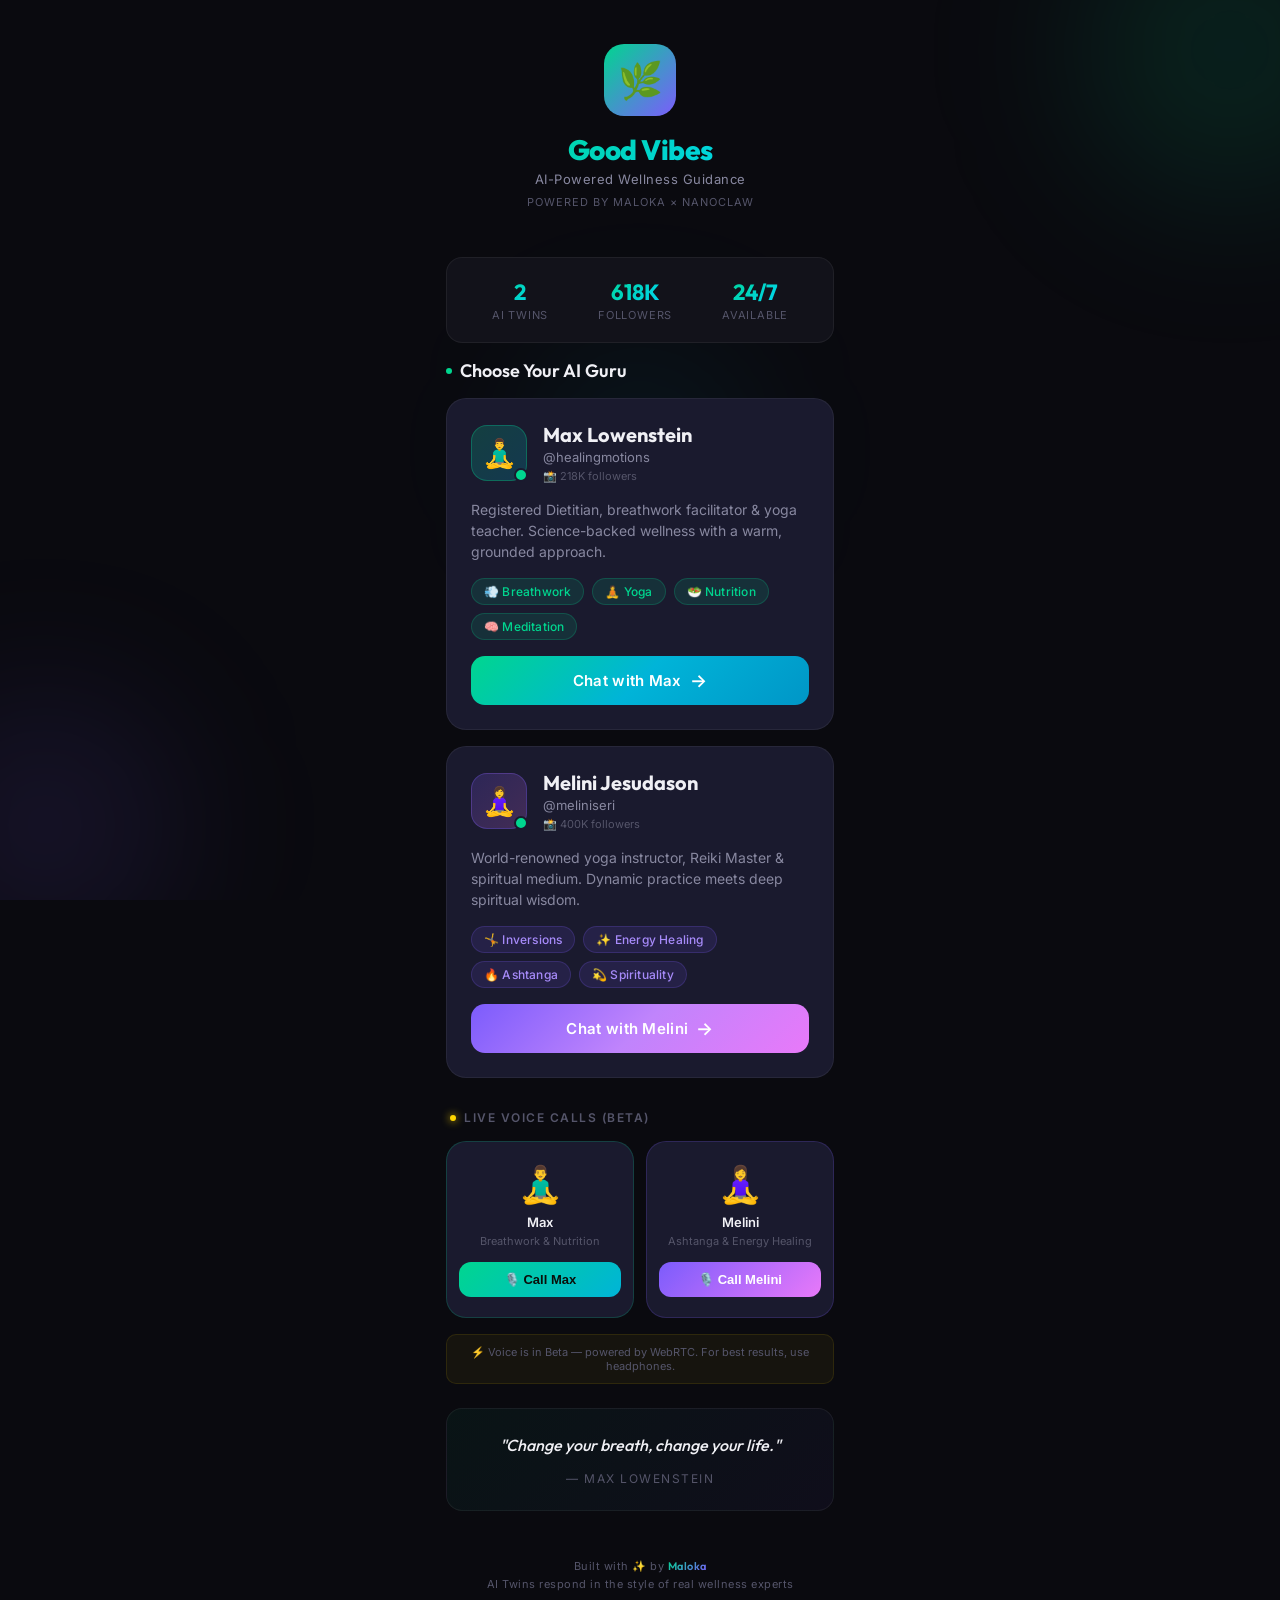
<file: webapp/index.html>
<!DOCTYPE html>
<html lang="en">

<head>
  <meta charset="UTF-8">
  <meta name="viewport" content="width=device-width, initial-scale=1.0, maximum-scale=1.0, user-scalable=no">
  <title>Good Vibes — AI Twins</title>
  <script src="https://telegram.org/js/telegram-web-app.js"></script>
  <link rel="preconnect" href="https://fonts.googleapis.com">
  <link rel="preconnect" href="https://fonts.gstatic.com" crossorigin>
  <link
    href="https://fonts.googleapis.com/css2?family=Inter:wght@300;400;500;600;700;800&family=Outfit:wght@300;400;500;600;700;800&display=swap"
    rel="stylesheet">
  <style>
    :root {
      --bg-primary: #0a0a0f;
      --bg-secondary: #12121a;
      --bg-card: #1a1a2e;
      --bg-card-hover: #22223a;
      --accent-green: #00d68f;
      --accent-green-glow: rgba(0, 214, 143, 0.3);
      --accent-purple: #7c5cfc;
      --accent-purple-glow: rgba(124, 92, 252, 0.3);
      --accent-gold: #ffd700;
      --accent-cyan: #00d4ff;
      --text-primary: #f0f0f5;
      --text-secondary: #8888a0;
      --text-muted: #55556a;
      --gradient-max: linear-gradient(135deg, #00d68f 0%, #00b4d8 50%, #0096c7 100%);
      --gradient-melini: linear-gradient(135deg, #7c5cfc 0%, #c084fc 50%, #e879f9 100%);
      --gradient-hero: linear-gradient(180deg, rgba(0, 214, 143, 0.08) 0%, rgba(124, 92, 252, 0.08) 50%, transparent 100%);
      --border-subtle: rgba(255, 255, 255, 0.06);
      --border-glow: rgba(255, 255, 255, 0.12);
    }

    * {
      margin: 0;
      padding: 0;
      box-sizing: border-box;
    }

    body {
      font-family: 'Inter', -apple-system, BlinkMacSystemFont, sans-serif;
      background: var(--bg-primary);
      color: var(--text-primary);
      min-height: 100vh;
      overflow-x: hidden;
      -webkit-font-smoothing: antialiased;
    }

    /* ===== ANIMATED BACKGROUND ===== */
    .bg-orbs {
      position: fixed;
      top: 0;
      left: 0;
      width: 100%;
      height: 100%;
      pointer-events: none;
      z-index: 0;
      overflow: hidden;
    }

    .orb {
      position: absolute;
      border-radius: 50%;
      filter: blur(80px);
      animation: float 8s ease-in-out infinite;
    }

    .orb-1 {
      width: 300px;
      height: 300px;
      background: rgba(0, 214, 143, 0.12);
      top: -100px;
      right: -100px;
      animation-delay: 0s;
    }

    .orb-2 {
      width: 250px;
      height: 250px;
      background: rgba(124, 92, 252, 0.12);
      bottom: -50px;
      left: -80px;
      animation-delay: -4s;
    }

    .orb-3 {
      width: 200px;
      height: 200px;
      background: rgba(0, 212, 255, 0.08);
      top: 50%;
      left: 50%;
      transform: translate(-50%, -50%);
      animation-delay: -2s;
    }

    @keyframes float {

      0%,
      100% {
        transform: translateY(0) scale(1);
      }

      50% {
        transform: translateY(-30px) scale(1.05);
      }
    }

    /* ===== MAIN CONTAINER ===== */
    .container {
      position: relative;
      z-index: 1;
      max-width: 420px;
      margin: 0 auto;
      padding: 20px 16px 100px;
    }

    /* ===== HEADER ===== */
    .header {
      text-align: center;
      padding: 24px 0 32px;
    }

    .logo-container {
      display: inline-flex;
      align-items: center;
      justify-content: center;
      width: 72px;
      height: 72px;
      border-radius: 20px;
      background: linear-gradient(135deg, var(--accent-green), var(--accent-purple));
      margin-bottom: 16px;
      position: relative;
      animation: pulse-glow 3s ease-in-out infinite;
    }

    @keyframes pulse-glow {

      0%,
      100% {
        box-shadow: 0 0 20px var(--accent-green-glow), 0 0 40px rgba(124, 92, 252, 0.15);
      }

      50% {
        box-shadow: 0 0 30px var(--accent-green-glow), 0 0 60px rgba(124, 92, 252, 0.25);
      }
    }

    .logo-icon {
      font-size: 36px;
    }

    .brand-name {
      font-family: 'Outfit', sans-serif;
      font-size: 28px;
      font-weight: 800;
      background: linear-gradient(135deg, var(--accent-green), var(--accent-cyan));
      -webkit-background-clip: text;
      -webkit-text-fill-color: transparent;
      background-clip: text;
      letter-spacing: -0.5px;
    }

    .brand-sub {
      font-size: 13px;
      color: var(--text-secondary);
      margin-top: 4px;
      font-weight: 400;
      letter-spacing: 0.5px;
    }

    .powered-by {
      font-size: 11px;
      color: var(--text-muted);
      margin-top: 8px;
      letter-spacing: 1px;
      text-transform: uppercase;
    }

    /* ===== SECTION TITLE ===== */
    .section-title {
      font-family: 'Outfit', sans-serif;
      font-size: 18px;
      font-weight: 600;
      color: var(--text-primary);
      margin-bottom: 16px;
      display: flex;
      align-items: center;
      gap: 8px;
    }

    .section-title .dot {
      width: 6px;
      height: 6px;
      border-radius: 50%;
      background: var(--accent-green);
      animation: pulse-dot 2s ease-in-out infinite;
    }

    @keyframes pulse-dot {

      0%,
      100% {
        opacity: 1;
      }

      50% {
        opacity: 0.4;
      }
    }

    /* ===== TWIN CARDS ===== */
    .twin-card {
      position: relative;
      background: var(--bg-card);
      border: 1px solid var(--border-subtle);
      border-radius: 20px;
      padding: 24px;
      margin-bottom: 16px;
      cursor: pointer;
      transition: all 0.4s cubic-bezier(0.25, 0.46, 0.45, 0.94);
      overflow: hidden;
    }

    .twin-card::before {
      content: '';
      position: absolute;
      top: 0;
      left: 0;
      right: 0;
      height: 3px;
      border-radius: 20px 20px 0 0;
      opacity: 0;
      transition: opacity 0.4s ease;
    }

    .twin-card:hover {
      transform: translateY(-4px);
      border-color: var(--border-glow);
    }

    .twin-card:hover::before {
      opacity: 1;
    }

    .twin-card:active {
      transform: translateY(-2px) scale(0.98);
    }

    .twin-card.max::before {
      background: var(--gradient-max);
    }

    .twin-card.max:hover {
      box-shadow: 0 8px 32px rgba(0, 214, 143, 0.15), 0 0 0 1px rgba(0, 214, 143, 0.1);
    }

    .twin-card.melini::before {
      background: var(--gradient-melini);
    }

    .twin-card.melini:hover {
      box-shadow: 0 8px 32px rgba(124, 92, 252, 0.15), 0 0 0 1px rgba(124, 92, 252, 0.1);
    }

    .twin-header {
      display: flex;
      align-items: center;
      gap: 16px;
      margin-bottom: 16px;
    }

    .twin-avatar {
      width: 56px;
      height: 56px;
      border-radius: 16px;
      display: flex;
      align-items: center;
      justify-content: center;
      font-size: 28px;
      flex-shrink: 0;
      position: relative;
    }

    .twin-avatar.max {
      background: linear-gradient(135deg, rgba(0, 214, 143, 0.2), rgba(0, 180, 216, 0.2));
      border: 1px solid rgba(0, 214, 143, 0.3);
    }

    .twin-avatar.melini {
      background: linear-gradient(135deg, rgba(124, 92, 252, 0.2), rgba(232, 121, 249, 0.2));
      border: 1px solid rgba(124, 92, 252, 0.3);
    }

    .twin-online {
      position: absolute;
      bottom: -2px;
      right: -2px;
      width: 14px;
      height: 14px;
      border-radius: 50%;
      background: var(--accent-green);
      border: 2px solid var(--bg-card);
      animation: pulse-dot 2s ease-in-out infinite;
    }

    .twin-info {
      flex: 1;
    }

    .twin-name {
      font-family: 'Outfit', sans-serif;
      font-size: 20px;
      font-weight: 700;
      color: var(--text-primary);
      line-height: 1.2;
    }

    .twin-handle {
      font-size: 13px;
      color: var(--text-secondary);
      margin-top: 2px;
    }

    .twin-followers {
      font-size: 11px;
      color: var(--text-muted);
      margin-top: 4px;
      display: flex;
      align-items: center;
      gap: 4px;
    }

    .twin-desc {
      font-size: 14px;
      color: var(--text-secondary);
      line-height: 1.5;
      margin-bottom: 16px;
    }

    .twin-tags {
      display: flex;
      flex-wrap: wrap;
      gap: 8px;
      margin-bottom: 16px;
    }

    .tag {
      font-size: 12px;
      padding: 5px 12px;
      border-radius: 20px;
      font-weight: 500;
      letter-spacing: 0.2px;
    }

    .tag.max {
      background: rgba(0, 214, 143, 0.12);
      color: #00d68f;
      border: 1px solid rgba(0, 214, 143, 0.2);
    }

    .tag.melini {
      background: rgba(124, 92, 252, 0.12);
      color: #a78bfa;
      border: 1px solid rgba(124, 92, 252, 0.2);
    }

    .twin-cta {
      display: flex;
      align-items: center;
      justify-content: center;
      gap: 8px;
      width: 100%;
      padding: 14px;
      border: none;
      border-radius: 14px;
      font-family: 'Inter', sans-serif;
      font-size: 15px;
      font-weight: 600;
      cursor: pointer;
      transition: all 0.3s ease;
      letter-spacing: 0.3px;
    }

    .twin-cta.max {
      background: var(--gradient-max);
      color: #fff;
    }

    .twin-cta.max:hover {
      box-shadow: 0 4px 20px rgba(0, 214, 143, 0.4);
    }

    .twin-cta.melini {
      background: var(--gradient-melini);
      color: #fff;
    }

    .twin-cta.melini:hover {
      box-shadow: 0 4px 20px rgba(124, 92, 252, 0.4);
    }

    .twin-cta:active {
      transform: scale(0.97);
    }

    .cta-arrow {
      font-size: 18px;
      transition: transform 0.3s ease;
    }

    .twin-cta:hover .cta-arrow {
      transform: translateX(4px);
    }

    /* ===== QUOTE SECTION ===== */
    .quote-section {
      text-align: center;
      padding: 24px;
      margin: 24px 0;
      border-radius: 16px;
      background: linear-gradient(135deg, rgba(0, 214, 143, 0.05), rgba(124, 92, 252, 0.05));
      border: 1px solid var(--border-subtle);
    }

    .quote-text {
      font-family: 'Outfit', sans-serif;
      font-size: 16px;
      font-weight: 500;
      color: var(--text-primary);
      font-style: italic;
      line-height: 1.6;
    }

    .quote-author {
      font-size: 12px;
      color: var(--text-muted);
      margin-top: 12px;
      text-transform: uppercase;
      letter-spacing: 1.5px;
    }

    /* ===== STATS BAR ===== */
    .stats-bar {
      display: flex;
      justify-content: space-around;
      padding: 20px;
      margin: 16px 0;
      background: var(--bg-secondary);
      border-radius: 16px;
      border: 1px solid var(--border-subtle);
    }

    .stat-item {
      text-align: center;
    }

    .stat-value {
      font-family: 'Outfit', sans-serif;
      font-size: 22px;
      font-weight: 700;
      background: linear-gradient(135deg, var(--accent-green), var(--accent-cyan));
      -webkit-background-clip: text;
      -webkit-text-fill-color: transparent;
      background-clip: text;
    }

    .stat-label {
      font-size: 11px;
      color: var(--text-muted);
      margin-top: 2px;
      text-transform: uppercase;
      letter-spacing: 0.8px;
    }

    /* ===== FOOTER ===== */
    .footer {
      text-align: center;
      padding: 24px 0 16px;
    }

    .footer-text {
      font-size: 11px;
      color: var(--text-muted);
      letter-spacing: 0.5px;
    }

    .footer-brand {
      font-family: 'Outfit', sans-serif;
      font-weight: 600;
      background: linear-gradient(135deg, var(--accent-green), var(--accent-purple));
      -webkit-background-clip: text;
      -webkit-text-fill-color: transparent;
      background-clip: text;
    }

    /* ===== ANIMATIONS ===== */
    .fade-in {
      animation: fadeInUp 0.6s ease-out forwards;
      opacity: 0;
    }

    .fade-in-1 {
      animation-delay: 0.1s;
    }

    .fade-in-2 {
      animation-delay: 0.2s;
    }

    .fade-in-3 {
      animation-delay: 0.35s;
    }

    .fade-in-4 {
      animation-delay: 0.5s;
    }

    .fade-in-5 {
      animation-delay: 0.65s;
    }

    @keyframes fadeInUp {
      from {
        opacity: 0;
        transform: translateY(20px);
      }

      to {
        opacity: 1;
        transform: translateY(0);
      }
    }

    /* ===== RIPPLE EFFECT ===== */
    .ripple {
      position: relative;
      overflow: hidden;
    }

    .ripple::after {
      content: '';
      position: absolute;
      top: 50%;
      left: 50%;
      width: 0;
      height: 0;
      border-radius: 50%;
      background: rgba(255, 255, 255, 0.1);
      transform: translate(-50%, -50%);
      transition: width 0.6s ease, height 0.6s ease;
    }

    .ripple:active::after {
      width: 300px;
      height: 300px;
    }
    /* ===== VOICE CALL SECTION ===== */
    .voice-section-title {
      display: flex;
      align-items: center;
      gap: 8px;
      font-size: 12px;
      font-weight: 600;
      text-transform: uppercase;
      letter-spacing: 1.5px;
      color: var(--text-muted);
      margin: 32px 0 16px;
      padding: 0 4px;
    }

    .voice-section-title .dot {
      width: 6px;
      height: 6px;
      border-radius: 50%;
      background: var(--accent-gold);
      box-shadow: 0 0 8px var(--accent-gold);
      animation: pulse-dot 2s ease-in-out infinite;
    }

    @keyframes pulse-dot {
      0%, 100% { opacity: 1; transform: scale(1); }
      50% { opacity: 0.6; transform: scale(0.8); }
    }

    .voice-cards {
      display: grid;
      grid-template-columns: 1fr 1fr;
      gap: 12px;
      margin-bottom: 16px;
    }

    .voice-card {
      background: var(--bg-card);
      border-radius: 20px;
      padding: 20px 12px;
      text-align: center;
      border: 1px solid var(--border-subtle);
      cursor: pointer;
      transition: all 0.3s ease;
      position: relative;
      overflow: hidden;
    }

    .voice-card.max { border-color: rgba(0, 214, 143, 0.2); }
    .voice-card.melini { border-color: rgba(124, 92, 252, 0.2); }

    .voice-card:hover {
      transform: translateY(-3px);
    }
    .voice-card.max:hover { box-shadow: 0 8px 30px rgba(0, 214, 143, 0.2); background: rgba(0, 214, 143, 0.05); }
    .voice-card.melini:hover { box-shadow: 0 8px 30px rgba(124, 92, 252, 0.2); background: rgba(124, 92, 252, 0.05); }

    .voice-avatar {
      font-size: 36px;
      margin-bottom: 8px;
      display: block;
    }

    .voice-name {
      font-size: 13px;
      font-weight: 600;
      margin-bottom: 4px;
      color: var(--text-primary);
    }

    .voice-label {
      font-size: 11px;
      color: var(--text-muted);
      margin-bottom: 14px;
    }

    .call-btn {
      width: 100%;
      padding: 10px 0;
      border: none;
      border-radius: 12px;
      font-size: 13px;
      font-weight: 600;
      cursor: pointer;
      transition: all 0.3s ease;
      display: flex;
      align-items: center;
      justify-content: center;
      gap: 6px;
    }

    .call-btn.max {
      background: linear-gradient(135deg, #00d68f, #00b4d8);
      color: #0a0f0a;
    }
    .call-btn.melini {
      background: linear-gradient(135deg, #7c5cfc, #e879f9);
      color: #fff;
    }
    .call-btn:active { transform: scale(0.97); }

    /* === LIVE CALL MODAL === */
    .call-modal {
      display: none;
      position: fixed;
      inset: 0;
      z-index: 1000;
      background: rgba(0,0,0,0.85);
      backdrop-filter: blur(12px);
      flex-direction: column;
      align-items: center;
      justify-content: center;
      gap: 24px;
    }
    .call-modal.active { display: flex; }

    .call-modal-avatar {
      font-size: 80px;
      position: relative;
    }
    .call-modal-avatar::after {
      content: '';
      position: absolute;
      inset: -16px;
      border-radius: 50%;
      animation: ring-pulse 1.5s ease-out infinite;
    }
    .call-modal.max-call .call-modal-avatar::after {
      border: 2px solid rgba(0, 214, 143, 0.6);
    }
    .call-modal.melini-call .call-modal-avatar::after {
      border: 2px solid rgba(124, 92, 252, 0.6);
    }
    @keyframes ring-pulse {
      0% { transform: scale(1); opacity: 1; }
      100% { transform: scale(1.5); opacity: 0; }
    }

    .call-modal-name {
      font-family: 'Outfit', sans-serif;
      font-size: 26px;
      font-weight: 700;
      color: #fff;
    }
    .call-modal-status {
      font-size: 14px;
      color: var(--text-secondary);
    }

    /* Audio visualizer bars */
    .visualizer {
      display: flex;
      gap: 4px;
      align-items: center;
      height: 40px;
    }
    .vis-bar {
      width: 4px;
      border-radius: 2px;
      min-height: 4px;
      transition: height 0.1s;
    }
    .call-modal.max-call .vis-bar { background: var(--accent-green); }
    .call-modal.melini-call .vis-bar { background: var(--accent-purple); }

    .call-timer {
      font-family: 'Outfit', sans-serif;
      font-size: 20px;
      font-weight: 600;
      color: #fff;
      letter-spacing: 2px;
    }

    .end-call-btn {
      width: 72px;
      height: 72px;
      border-radius: 50%;
      border: none;
      background: #ff3b30;
      color: #fff;
      font-size: 28px;
      cursor: pointer;
      display: flex;
      align-items: center;
      justify-content: center;
      box-shadow: 0 0 20px rgba(255, 59, 48, 0.5);
      transition: all 0.2s;
    }
    .end-call-btn:hover { transform: scale(1.1); }
    .end-call-btn:active { transform: scale(0.95); }

    .voice-note {
      text-align: center;
      font-size: 11px;
      color: var(--text-muted);
      background: rgba(255,215,0,0.05);
      border: 1px solid rgba(255,215,0,0.1);
      border-radius: 10px;
      padding: 10px 16px;
      margin-top: 4px;
    }
  </style>
</head>

<body>
  <div class="bg-orbs">
    <div class="orb orb-1"></div>
    <div class="orb orb-2"></div>
    <div class="orb orb-3"></div>
  </div>

  <div class="container">
    <!-- HEADER -->
    <header class="header fade-in fade-in-1">
      <div class="logo-container">
        <span class="logo-icon">🌿</span>
      </div>
      <h1 class="brand-name">Good Vibes</h1>
      <p class="brand-sub">AI-Powered Wellness Guidance</p>
      <p class="powered-by">Powered by Maloka × NanoClaw</p>
    </header>

    <!-- STATS -->
    <div class="stats-bar fade-in fade-in-2">
      <div class="stat-item">
        <div class="stat-value">2</div>
        <div class="stat-label">AI Twins</div>
      </div>
      <div class="stat-item">
        <div class="stat-value">618K</div>
        <div class="stat-label">Followers</div>
      </div>
      <div class="stat-item">
        <div class="stat-value">24/7</div>
        <div class="stat-label">Available</div>
      </div>
    </div>

    <!-- SECTION: CHOOSE YOUR GURU -->
    <div class="section-title fade-in fade-in-2">
      <span class="dot"></span>
      Choose Your AI Guru
    </div>

    <!-- MAX CARD -->
    <div class="twin-card max ripple fade-in fade-in-3" onclick="openTwin('max')">
      <div class="twin-header">
        <div class="twin-avatar max">
          🧘‍♂️
          <div class="twin-online"></div>
        </div>
        <div class="twin-info">
          <div class="twin-name">Max Lowenstein</div>
          <div class="twin-handle">@healingmotions</div>
          <div class="twin-followers">📸 218K followers</div>
        </div>
      </div>
      <p class="twin-desc">
        Registered Dietitian, breathwork facilitator & yoga teacher.
        Science-backed wellness with a warm, grounded approach.
      </p>
      <div class="twin-tags">
        <span class="tag max">💨 Breathwork</span>
        <span class="tag max">🧘 Yoga</span>
        <span class="tag max">🥗 Nutrition</span>
        <span class="tag max">🧠 Meditation</span>
      </div>
      <button class="twin-cta max">
        Chat with Max <span class="cta-arrow">→</span>
      </button>
    </div>

    <!-- MELINI CARD -->
    <div class="twin-card melini ripple fade-in fade-in-4" onclick="openTwin('melini')">
      <div class="twin-header">
        <div class="twin-avatar melini">
          🧘‍♀️
          <div class="twin-online"></div>
        </div>
        <div class="twin-info">
          <div class="twin-name">Melini Jesudason</div>
          <div class="twin-handle">@meliniseri</div>
          <div class="twin-followers">📸 400K followers</div>
        </div>
      </div>
      <p class="twin-desc">
        World-renowned yoga instructor, Reiki Master & spiritual medium.
        Dynamic practice meets deep spiritual wisdom.
      </p>
      <div class="twin-tags">
        <span class="tag melini">🤸 Inversions</span>
        <span class="tag melini">✨ Energy Healing</span>
        <span class="tag melini">🔥 Ashtanga</span>
        <span class="tag melini">💫 Spirituality</span>
      </div>
      <button class="twin-cta melini">
        Chat with Melini <span class="cta-arrow">→</span>
      </button>
    </div>

    <!-- ===== VOICE SECTION ===== -->
    <div class="voice-section-title fade-in fade-in-4">
      <span class="dot"></span>
      Live Voice Calls (Beta)
    </div>

    <div class="voice-cards fade-in fade-in-4">
      <!-- CALL MAX -->
      <div class="voice-card max">
        <span class="voice-avatar">🧘‍♂️</span>
        <div class="voice-name">Max</div>
        <div class="voice-label">Breathwork & Nutrition</div>
        <button class="call-btn max" id="callMaxBtn" onclick="startCall('max')">
          🎙️ Call Max
        </button>
      </div>
      <!-- CALL MELINI -->
      <div class="voice-card melini">
        <span class="voice-avatar">🧘‍♀️</span>
        <div class="voice-name">Melini</div>
        <div class="voice-label">Ashtanga & Energy Healing</div>
        <button class="call-btn melini" id="callMeliniBtn" onclick="startCall('melini')">
          🎙️ Call Melini
        </button>
      </div>
    </div>

    <div class="voice-note fade-in fade-in-4">
      ⚡ Voice is in Beta — powered by WebRTC. For best results, use headphones.
    </div>

    <!-- ===== LIVE CALL MODAL ===== -->
    <div class="call-modal" id="callModal">
      <div class="call-modal-avatar" id="callAvatar">🧘‍♂️</div>
      <div class="call-modal-name" id="callName">Max Lowenstein</div>
      <div class="call-modal-status" id="callStatus">Connecting...</div>
      <div class="visualizer" id="visualizer">
        <!-- Bars injected by JS -->
      </div>
      <div class="call-timer" id="callTimer">00:00</div>
      <button class="end-call-btn" onclick="endCall()">📵</button>
    </div>

    <!-- QUOTE -->
    <div class="quote-section fade-in fade-in-5">
      <p class="quote-text">"Change your breath, change your life."</p>
      <p class="quote-author">— Max Lowenstein</p>
    </div>

    <!-- FOOTER -->
    <footer class="footer fade-in fade-in-5">
      <p class="footer-text">
        Built with ✨ by <span class="footer-brand">Maloka</span>
      </p>
      <p class="footer-text" style="margin-top: 4px;">
        AI Twins respond in the style of real wellness experts
      </p>
    </footer>
  </div>

  <script>
    // Initialize Telegram Web App
    const tg = window.Telegram?.WebApp;

    if (tg) {
      tg.ready();
      tg.expand();

      // Match Telegram theme
      const params = tg.themeParams;
      if (params) {
        document.documentElement.style.setProperty('--bg-primary', params.bg_color || '#0a0a0f');
        document.documentElement.style.setProperty('--bg-secondary', params.secondary_bg_color || '#12121a');
      }
    }

    function openTwin(twin) {
      // Haptic feedback if inside Telegram
      if (tg?.HapticFeedback) {
        tg.HapticFeedback.impactOccurred('medium');
      }

      // Deep link to the Telegram bot with start parameter
      const botUsername = 'nanoclaw_maloka_bot';
      const startParam = twin === 'max' ? 'max' : 'melini';
      const deepLink = `https://t.me/${botUsername}?start=${startParam}`;

      // If inside Telegram Mini App, use openTelegramLink
      if (tg?.openTelegramLink) {
        tg.openTelegramLink(deepLink);
      } else {
        // Open in browser — redirects to Telegram app or web
        window.open(deepLink, '_blank');
      }
    }

    // Rotate quotes
    const quotes = [
      { text: '"Change your breath, change your life."', author: '— Max Lowenstein' },
      { text: '"Feel it to heal it."', author: '— Melini Jesudason' },
      { text: '"Your body is your temple and your playground."', author: '— Melini Jesudason' },
      { text: '"Your body knows the way."', author: '— Max Lowenstein' }
    ];

    let quoteIndex = 0;
    setInterval(() => {
      quoteIndex = (quoteIndex + 1) % quotes.length;
      const quoteEl = document.querySelector('.quote-text');
      const authorEl = document.querySelector('.quote-author');

      quoteEl.style.opacity = 0;
      authorEl.style.opacity = 0;

      setTimeout(() => {
        quoteEl.textContent = quotes[quoteIndex].text;
        authorEl.textContent = quotes[quoteIndex].author;
        quoteEl.style.opacity = 1;
        authorEl.style.opacity = 1;
      }, 400);
    }, 5000);

    // Add transition for quote fading
    document.querySelector('.quote-text').style.transition = 'opacity 0.4s ease';
    document.querySelector('.quote-author').style.transition = 'opacity 0.4s ease';

    // ===== COMPLETE VOICE PIPELINE =====
    // Backend URL — using full origin to avoid Android WebView path resolution issues
    const VOICE_API = 'https://gaia-twins-production.up.railway.app/voice';

    let mediaStream = null;
    let audioContext = null;
    let analyser = null;
    let mediaRecorder = null;
    let recordedChunks = [];
    let callTimerInterval = null;
    let callSeconds = 0;
    let visualizerRAF = null;
    let currentTwin = null;
    let isRecording = false;
    let vadInterval = null;

    const TWINS = {
      max: { name: 'Max Lowenstein', avatar: '🧘‍♂️', cssClass: 'max-call', voiceGender: 'male' },
      melini: { name: 'Melini Jesudason', avatar: '🧘‍♀️', cssClass: 'melini-call', voiceGender: 'female' },
    };

    // Build visualizer bars
    const vizEl = document.getElementById('visualizer');
    const BAR_COUNT = 16;
    for (let i = 0; i < BAR_COUNT; i++) {
      const bar = document.createElement('div');
      bar.className = 'vis-bar';
      bar.style.height = '4px';
      vizEl.appendChild(bar);
    }
    const bars = vizEl.querySelectorAll('.vis-bar');

    function startVAD() {
      if (vadInterval) clearInterval(vadInterval);
      let silenceStart = 0;
      let speakingStart = 0;
      
      vadInterval = setInterval(() => {
        if (!analyser) return;
        const status = document.getElementById('callStatus').textContent;
        // Do not listen while bot is thinking or speaking to prevent echo loops
        if (status.includes('Thinking') || status.includes('Speaking')) return;
        
        const data = new Uint8Array(analyser.frequencyBinCount);
        analyser.getByteFrequencyData(data);
        let sum = 0;
        for (let i = 0; i < data.length; i++) sum += data[i];
        const avg = sum / data.length;
        
        const now = Date.now();
        // 15 is standard for laptop/mobile balance
        if (avg > 15) {
          console.log('Voice detected, volume:', avg);
          silenceStart = 0;
          if (!speakingStart) speakingStart = now;
          
          if (!isRecording && (now - speakingStart > 200)) {
            startRecording(new Event('vad'));
          }
        } else {
           speakingStart = 0;
           if (isRecording) {
             if (!silenceStart) silenceStart = now;
             
             // Wait 1.8s of silence before cutting off
             if (now - silenceStart > 1800) {
               stopRecording(new Event('vad'));
               silenceStart = 0;
             }
           }
        }
      }, 100);
    }

    function animateBars() {
      if (!analyser) return;
      const data = new Uint8Array(analyser.frequencyBinCount);
      analyser.getByteFrequencyData(data);
      const step = Math.floor(data.length / BAR_COUNT);
      bars.forEach((bar, i) => {
        const val = data[i * step] || 0;
        bar.style.height = `${Math.max(4, (val / 255) * 36)}px`;
      });
      visualizerRAF = requestAnimationFrame(animateBars);
    }

    function updateTimer() {
      callSeconds++;
      const m = String(Math.floor(callSeconds / 60)).padStart(2, '0');
      const s = String(callSeconds % 60).padStart(2, '0');
      document.getElementById('callTimer').textContent = `${m}:${s}`;
    }

    // Pick the best browser voice for the twin
    function pickVoice(gender) {
      const voices = window.speechSynthesis.getVoices();
      // Prefer English voices matching gender
      const preferred = voices.filter(v =>
        v.lang.startsWith('en') &&
        (gender === 'female'
          ? v.name.match(/female|woman|samantha|karen|victoria|moira|tessa|fiona/i)
          : v.name.match(/male|man|daniel|alex|fred|arthur|thomas|oliver/i))
      );
      if (preferred.length) return preferred[0];
      // Any English voice
      const english = voices.filter(v => v.lang.startsWith('en'));
      if (english.length) return english[0];
      return null;
    }

    // Speak text aloud and show it on screen
    function speakResponse(text, twin, audioBase64) {
      const info = TWINS[twin];
      document.getElementById('callStatus').textContent = `${info.avatar} Speaking...`;

      // Show transcript — this is the GUARANTEED way the user sees the response
      let transcriptEl = document.getElementById('callTranscript');
      if (!transcriptEl) {
        transcriptEl = document.createElement('div');
        transcriptEl.id = 'callTranscript';
        transcriptEl.style.cssText = `
          max-width: 300px; padding: 12px 16px; border-radius: 16px;
          background: rgba(255,255,255,0.07); font-size: 14px; line-height: 1.5;
          color: #e0e0f0; text-align: center; margin: 0 auto;
        `;
        document.getElementById('callTimer').insertAdjacentElement('beforebegin', transcriptEl);
      }
      transcriptEl.textContent = `"${text}"`;

      const resetToListening = () => {
        document.getElementById('callStatus').textContent = '🎙️ Listening... speak naturally';
      };

      // Strategy 1: Play server-generated audio (Edge-TTS mp3)
      if (audioBase64) {
        try {
          if (window.speechSynthesis) window.speechSynthesis.cancel();
        } catch(e) {}
        const audio = new Audio(`data:audio/mp3;base64,${audioBase64}`);
        audio.onended = resetToListening;
        audio.onerror = (e) => {
          console.warn('Audio playback failed, showing text only', e);
          resetToListening();
        };
        audio.play().catch(e => {
          console.warn('Audio play() rejected:', e);
          // On mobile/Telegram WebView, autoplay may be blocked — that's OK, text is visible
          resetToListening();
        });
        return;
      }

      // Strategy 2: Try browser speechSynthesis (works on laptop, NOT on Telegram WebView)
      if (window.speechSynthesis && typeof SpeechSynthesisUtterance !== 'undefined') {
        try {
          window.speechSynthesis.cancel();
          const utt = new SpeechSynthesisUtterance(text);
          utt.rate = 0.92;
          utt.pitch = info.voiceGender === 'female' ? 1.1 : 0.9;
          utt.volume = 1;
          const voice = pickVoice(info.voiceGender);
          if (voice) utt.voice = voice;
          utt.onend = resetToListening;
          utt.onerror = resetToListening;
          window.speechSynthesis.speak(utt);
          return;
        } catch(e) {
          console.warn('speechSynthesis not available:', e);
        }
      }

      // Strategy 3: No audio available at all — just show text (Telegram WebView fallback)
      setTimeout(resetToListening, 3000);
    }

    async function sendAudioToBackend(audioBlob, twin) {
      document.getElementById('callStatus').textContent = '⏳ Thinking...';

      // Debug: show blob info
      console.log('Audio blob:', { size: audioBlob.size, type: audioBlob.type });

      if (!audioBlob || audioBlob.size < 100) {
        document.getElementById('callStatus').textContent = '⚠️ Mic recorded empty audio. Try again.';
        setTimeout(() => {
          document.getElementById('callStatus').textContent = '🎙️ Listening... speak naturally';
        }, 3000);
        return;
      }

      try {
        if (tg?.HapticFeedback) tg.HapticFeedback.impactOccurred('light');

        const base64 = await new Promise((resolve, reject) => {
          const reader = new FileReader();
          reader.onloadend = () => {
            const result = reader.result;
            if (!result || typeof result !== 'string') {
              reject(new Error('FileReader returned empty'));
              return;
            }
            const b64 = result.split(',')[1];
            if (!b64 || b64.length < 50) {
              reject(new Error(`Base64 too small: ${b64?.length || 0} chars`));
              return;
            }
            resolve(b64);
          };
          reader.onerror = () => reject(new Error('FileReader error'));
          reader.readAsDataURL(audioBlob);
        });

        console.log('Sending to server, base64 length:', base64.length);
        document.getElementById('callStatus').textContent = '⏳ Sending to AI...';

        const response = await fetch(VOICE_API, {
          method: 'POST',
          headers: { 'Content-Type': 'application/json' },
          body: JSON.stringify({
            audioBase64: base64,
            mimeType: audioBlob.type || 'audio/webm',
            twin,
          }),
        });

        console.log('Server response status:', response.status);

        if (!response.ok) {
           const errData = await response.json().catch(() => ({}));
           throw new Error(errData.error || `Server ${response.status}`);
        }
        
        const data = await response.json();
        console.log('Server data:', { hasText: !!data.text, hasAudio: !!data.ttsAudioBase64, textLen: data.text?.length });

        if (data.text) {
          speakResponse(data.text, twin, data.ttsAudioBase64);
        } else {
          throw new Error('Server returned no text');
        }
      } catch (err) {
        console.error('Voice API error:', err);
        // Show the REAL error so we can debug
        const errMsg = err.message || 'Unknown error';
        document.getElementById('callStatus').textContent = '⚠️ Error: ' + errMsg;
        // Show the error as spoken text too, so user knows what happened
        speakResponse('I had a connection issue. Let me try again when you speak.', twin);
        if (tg?.HapticFeedback) tg.HapticFeedback.notificationOccurred('error');
      }
    }

    async function startCall(twin) {
      currentTwin = twin;
      const info = TWINS[twin];
      const modal = document.getElementById('callModal');

      // Unlock Mobile TTS API safely without crashing the button
      try {
        if ('speechSynthesis' in window && window.SpeechSynthesisUtterance) {
          window.speechSynthesis.speak(new window.SpeechSynthesisUtterance(''));
        }
      } catch (e) {
        console.warn('SpeechSynthesis disabled or unavailable:', e);
      }

      if (tg?.HapticFeedback) tg.HapticFeedback.impactOccurred('heavy');

      document.getElementById('callAvatar').textContent = info.avatar;
      document.getElementById('callName').textContent = info.name;
      document.getElementById('callStatus').textContent = 'Requesting microphone...';
      document.getElementById('callTimer').textContent = '00:00';
      modal.className = `call-modal active ${info.cssClass}`;

      try {
        mediaStream = await navigator.mediaDevices.getUserMedia({ audio: true, video: false });

        audioContext = new (window.AudioContext || window.webkitAudioContext)();
        analyser = audioContext.createAnalyser();
        analyser.fftSize = 64;
        const source = audioContext.createMediaStreamSource(mediaStream);
        source.connect(analyser);

        callSeconds = 0;
        callTimerInterval = setInterval(updateTimer, 1000);

        document.getElementById('callStatus').textContent = '🎙️ Listening... speak naturally';

        const endBtn = document.querySelector('.end-call-btn');
        endBtn.style.display = 'none'; // Hide Walkie-Talkie Button completely

        // Add hang-up button in center
        let hangup = document.getElementById('hangupBtn');
        if (!hangup) {
          hangup = document.createElement('button');
          hangup.id = 'hangupBtn';
          hangup.className = 'end-call-btn';
          hangup.textContent = '📵';
          hangup.onclick = endCall;
          endBtn.insertAdjacentElement('afterend', hangup);
        }

        animateBars();
        startVAD();
      } catch (err) {
        document.getElementById('callStatus').textContent = '❌ Microphone access denied';
        console.error('Mic error:', err);
      }
    }

    function startRecording(e) {
      e.preventDefault();
      if (isRecording || !mediaStream) return;
      isRecording = true;
      recordedChunks = [];

      // Determine best supported format
      const mimeType = MediaRecorder.isTypeSupported('audio/webm;codecs=opus')
        ? 'audio/webm;codecs=opus'
        : MediaRecorder.isTypeSupported('audio/webm')
          ? 'audio/webm'
          : 'audio/ogg';

      mediaRecorder = new MediaRecorder(mediaStream, { mimeType });
      mediaRecorder.ondataavailable = (e) => { if (e.data.size > 0) recordedChunks.push(e.data); };
      mediaRecorder.start(100);

      document.getElementById('callStatus').textContent = '🔴 Listening... (Wait till quiet to send)';
      if (tg?.HapticFeedback) tg.HapticFeedback.impactOccurred('medium');
    }

    function stopRecording(e) {
      if (e) e.preventDefault();
      if (!isRecording || !mediaRecorder) return;
      isRecording = false;

      mediaRecorder.onstop = () => {
        if (recordedChunks.length === 0) return;
        const blob = new Blob(recordedChunks, { type: mediaRecorder.mimeType });
        sendAudioToBackend(blob, currentTwin);
      };
      mediaRecorder.stop();

      if (tg?.HapticFeedback) tg.HapticFeedback.impactOccurred('light');
    }

    function endCall() {
      const modal = document.getElementById('callModal');
      modal.className = 'call-modal';

      window.speechSynthesis.cancel();
      if (mediaStream) { mediaStream.getTracks().forEach(t => t.stop()); mediaStream = null; }
      if (mediaRecorder && isRecording) { try { mediaRecorder.stop(); } catch(e) {} }
      mediaRecorder = null; isRecording = false;
      if (audioContext) { audioContext.close(); audioContext = null; analyser = null; }
      if (callTimerInterval) { clearInterval(callTimerInterval); callTimerInterval = null; }
      if (visualizerRAF) { cancelAnimationFrame(visualizerRAF); visualizerRAF = null; }
      if (vadInterval) { clearInterval(vadInterval); vadInterval = null; }

      bars.forEach(bar => { bar.style.height = '4px'; });

      // Reset buttons
      const endBtn = document.querySelector('.end-call-btn');
      if (endBtn) { endBtn.style.display = 'flex'; endBtn.textContent = '📵'; endBtn.style.background = '#ff3b30'; endBtn.style.boxShadow = '0 0 20px rgba(255,59,48,0.5)'; endBtn.setAttribute('data-mode', ''); endBtn.onclick = endCall; endBtn.onmousedown = endBtn.ontouchstart = endBtn.onmouseup = endBtn.ontouchend = null; }
      const hangup = document.getElementById('hangupBtn');
      if (hangup) hangup.remove();
      const transcript = document.getElementById('callTranscript');
      if (transcript) transcript.remove();

      if (tg?.HapticFeedback) tg.HapticFeedback.notificationOccurred('warning');
    }

    // Preload voices on page load if supported
    if ('speechSynthesis' in window) {
      window.speechSynthesis.onvoiceschanged = () => window.speechSynthesis.getVoices();
    }
  </script>
</body>

</html>
</file>
